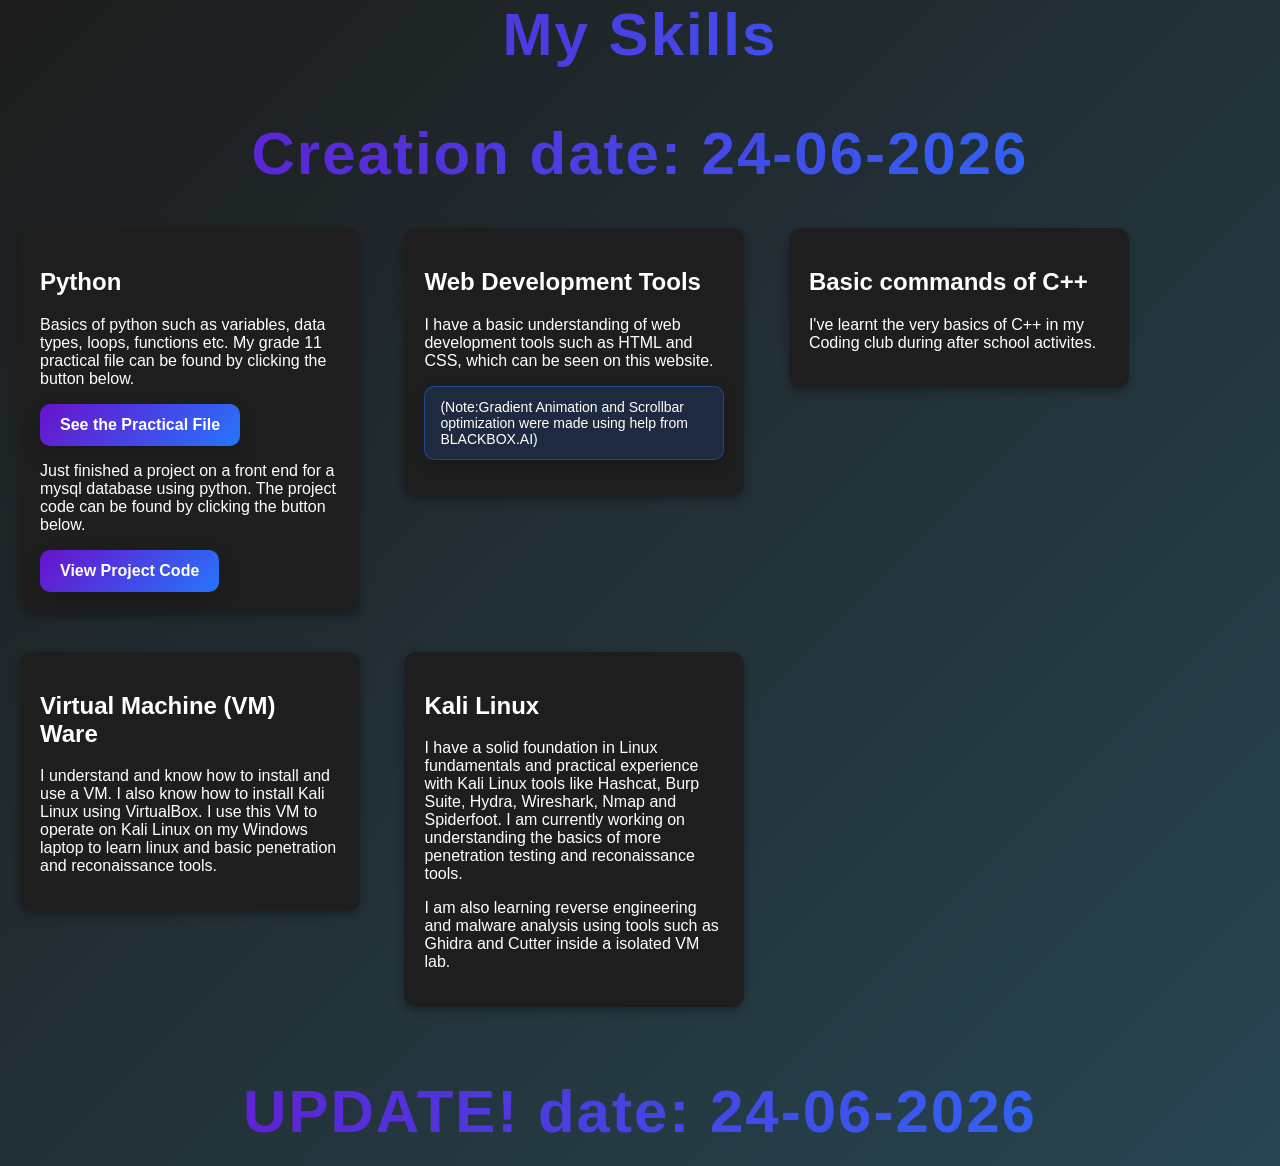
<file: Index.html>
<HTML>
    <HEAD>
        <TITLE>Aspiring to become a cyber securist</TITLE>
        <link rel="stylesheet" href="style.css">
        <meta name="find me" content="You found the header">
        <meta name="author" content="Ved!">
    </HEAD>
    <BODY>
        <H1>My Skills</H1>
        <H2 class="Date">Creation date: 24-06-2026</H2>
        <div class="skills">
            <centre>
                <h2>Python</h2>
                <p>Basics of python such as variables, data types, loops, functions etc. My grade 11 practical file can be found by clicking the button below.
                </p>
                <a class="fancy-btn" href="https://github.com/VedMK/My-stuff/blob/main/Python%20Practical%20File-%2011.pdf">
                    See the Practical File
                  </a>
                <p> Just finished a project on a front end for a mysql database using python. The project code can be found by clicking the button below.</p>
                <a class="fancy-btn2" href="https://github.com/VedMK/My-stuff/blob/main/Python-Mysql%20frontend.py">
                    View Project Code
                  </a>
            </centre>
        </div>
        <div class="skills">
            <centre>
                <h2>Web Development Tools</h2>
                <p>I have a basic understanding of web development tools such as HTML and CSS, which can be seen on this website. <p class="note">(Note:Gradient Animation and Scrollbar optimization were made using help from BLACKBOX.AI)</p></p>
                  
            </centre>
        </div>
        <div class="skills">
            <centre>
                <h2>Basic commands of C++</h2>
                <p>I've learnt the very basics of C++ in my Coding club during after school activites.</p>
                  
            </centre>
        </div>
        <div class="skills">
            <centre>
                <h2>Virtual Machine (VM) Ware</h2>
                <p>I understand and know how to install and use a VM. I also know how to install Kali Linux using VirtualBox. I use this VM to operate on Kali Linux
                    on my Windows laptop to learn linux and basic penetration and reconaissance tools.
                </p>
                  
            </centre>
        </div>
        <div class="skills">
            <centre>
                <h2>Kali Linux</h2>
                <p>I have a solid foundation in Linux fundamentals and practical experience with Kali Linux tools like Hashcat, Burp Suite, 
                    Hydra, Wireshark, Nmap and Spiderfoot. I am currently working on understanding the basics of more penetration testing and reconaissance tools.
                    <p>
                    I am also learning reverse engineering and malware analysis using tools such as Ghidra and Cutter 
                    inside a isolated VM lab.</p>
                
                  
            </centre>
        </div>
          <H2 class="Date">UPDATE! date: 24-06-2026</H2>
    </BODY>
</HTML>
</file>
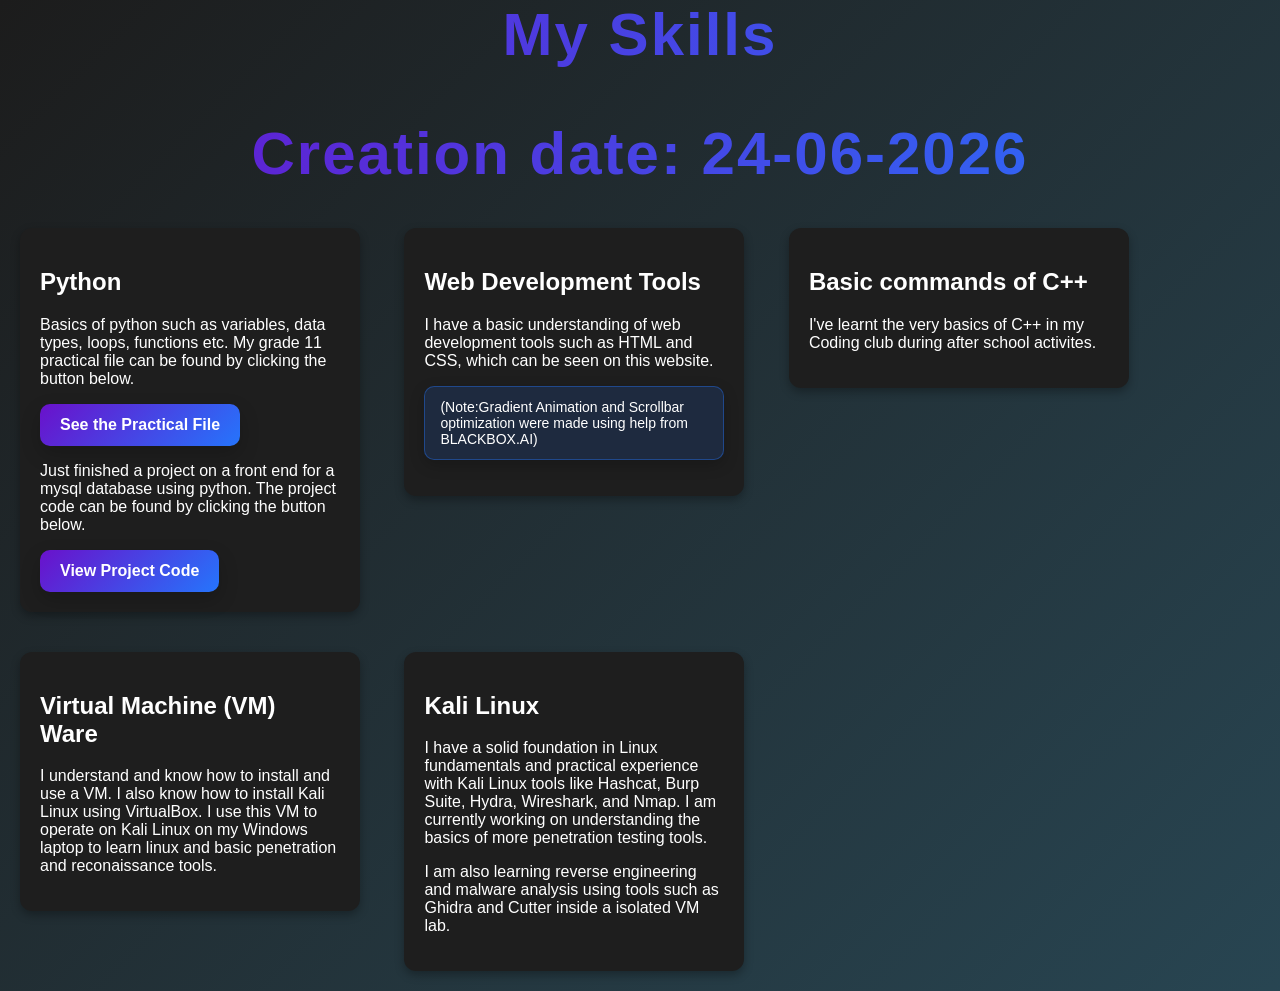
<file: Mywork.html>
<HTML>
    <HEAD>
        <TITLE>Aspiring to become a cyber securist</TITLE>
        <link rel="stylesheet" href="style.css">
    </HEAD>
    <BODY>
        <H1>My Skills</H1>
        <H2 class="Date">Creation date: 24-06-2026</H2>
        <div class="skills">
            <centre>
                <h2>Python</h2>
                <p>Basics of python such as variables, data types, loops, functions etc. My grade 11 practical file can be found by clicking the button below.
                </p>
                <a class="fancy-btn" href="https://github.com/VedMK/My-stuff/blob/main/Python%20Practical%20File-%2011.pdf">
                    See the Practical File
                  </a>
                <p> Just finished a project on a front end for a mysql database using python. The project code can be found by clicking the button below.</p>
                <a class="fancy-btn2" href="https://github.com/VedMK/My-stuff/blob/main/Python-Mysql%20frontend.py">
                    View Project Code
                  </a>
            </centre>
        </div>
        <div class="skills">
            <centre>
                <h2>Web Development Tools</h2>
                <p>I have a basic understanding of web development tools such as HTML and CSS, which can be seen on this website. <p class="note">(Note:Gradient Animation and Scrollbar optimization were made using help from BLACKBOX.AI)</p></p>
                  
            </centre>
        </div>
        <div class="skills">
            <centre>
                <h2>Basic commands of C++</h2>
                <p>I've learnt the very basics of C++ in my Coding club during after school activites.</p>
                  
            </centre>
        </div>
        <div class="skills">
            <centre>
                <h2>Virtual Machine (VM) Ware</h2>
                <p>I understand and know how to install and use a VM. I also know how to install Kali Linux using VirtualBox. I use this VM to operate on Kali Linux
                    on my Windows laptop to learn linux and basic penetration and reconaissance tools.
                </p>
                  
            </centre>
        </div>
        <div class="skills">
            <centre>
                <h2>Kali Linux</h2>
                <p>I have a solid foundation in Linux fundamentals and practical experience with Kali Linux tools like Hashcat, Burp Suite, 
                    Hydra, Wireshark, and Nmap. I am currently working on understanding the basics of more penetration testing tools.
                    <p>
                    I am also learning reverse engineering and malware analysis using tools such as Ghidra and Cutter 
                    inside a isolated VM lab.</p>
                  
            </centre>
        </div>
    </BODY>
</HTML>
</file>
<file: style.css>
h1 {
  text-align: center;
  font-size: 60px;
  font-weight: 800;

  background: linear-gradient(90deg, #6a11cb, #2575fc);
  -webkit-background-clip: text;
  -webkit-text-fill-color: transparent;

  margin-bottom: 20px;
  letter-spacing: 2px;
}
.Date {
    text-align: center;
    font-size: 60px;
    font-weight: 800;
  
    background: linear-gradient(90deg, #6a11cb, #2575fc);
    -webkit-background-clip: text;
    -webkit-text-fill-color: transparent;
  
    margin-bottom: 20px;
    letter-spacing: 2px;
  }
  body {
    margin: 0;
    min-height: 100vh;  
    background: linear-gradient(-45deg, #0f2027, #203a43, #2c5364, #1c1c1c);
    background-size: 400% 400%;
  
    animation: gradientBG 12s ease infinite;
  
    color: white;
    font-family: Arial, sans-serif;
  }
  
  @keyframes gradientBG {
    0% { background-position: 0% 50%; }
    50% { background-position: 100% 50%; }
    100% { background-position: 0% 50%; }
  }
  .skills {
    width: 300px;
    padding: 20px;
    margin: 20px;
    background-color: #1e1e1e;
    color: white;
    border-radius: 12px;
    box-shadow: 0 4px 10px rgba(0,0,0,0.3);
    display: inline-block;
    vertical-align: top;
    
}

.fancy-btn {
    display: inline-block;
    padding: 12px 20px;
    font-size: 16px;
    font-weight: 600;
    color: white;
    text-decoration: none;
  
    background: linear-gradient(135deg, #6a11cb, #2575fc);
    border-radius: 10px;
  
    box-shadow: 0 8px 20px rgba(0,0,0,0.2);
    transition: all 0.25s ease;
  }
  
  .fancy-btn:hover {
    transform: translateY(-3px);
    box-shadow: 0 12px 25px rgba(0,0,0,0.3);
  }
  
  .fancy-btn:active {
    transform: scale(0.97);
  }

  .fancy-btn2 {
    display: inline-block;
    padding: 12px 20px;
    font-size: 16px;
    font-weight: 600;
    color: white;
    text-decoration: none;
  
    background: linear-gradient(135deg, #6a11cb, #2575fc);
    border-radius: 10px;
  
    box-shadow: 0 8px 20px rgba(0,0,0,0.2);
    transition: all 0.25s ease;
  }
  
  .fancy-btn:hover {
    transform: translateY(-3px);
    box-shadow: 0 12px 25px rgba(0,0,0,0.3);
  }
  
  .fancy-btn:active {
    transform: scale(0.97);
  }
  .note {
    padding: 12px 15px;
    margin-top: 12px;
  
    background: rgba(37, 117, 252, 0.15);
    border: 1px solid rgba(37, 117, 252, 0.4);
    border-radius: 10px;
  
    color: #fff;
    font-size: 14px;
  
    box-shadow: 0 5px 15px rgba(0,0,0,0.2);
  }
::-webkit-scrollbar {
    width: 10px;
}

::-webkit-scrollbar-track {
    background: #130159; 
}

::-webkit-scrollbar-thumb {
    background: #0880f1;    
    border-radius: 10px;
    border: 2px solid #130159;
}

::-webkit-scrollbar-thumb:hover {
    background: #0880f1;
}
* {
    scrollbar-width: thin;
    scrollbar-color: #130159 #0880f1;
}
</file>
